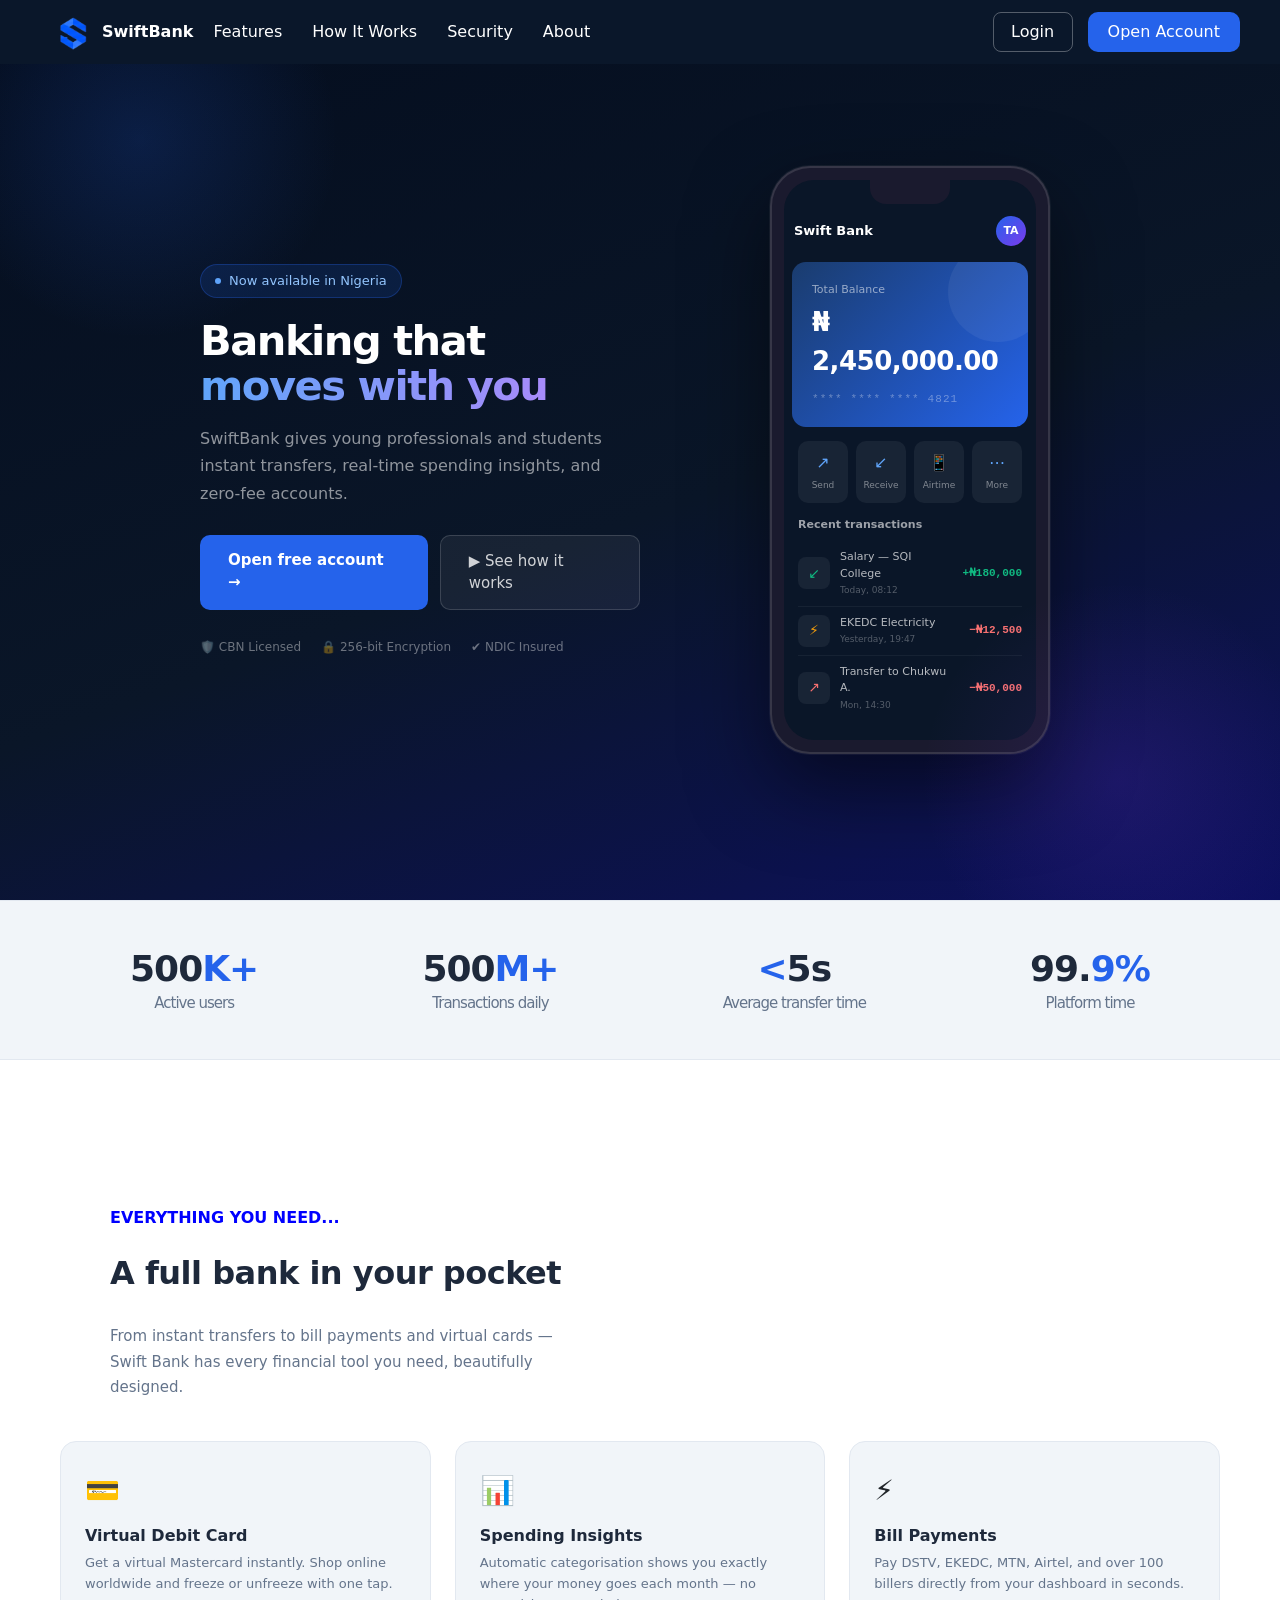
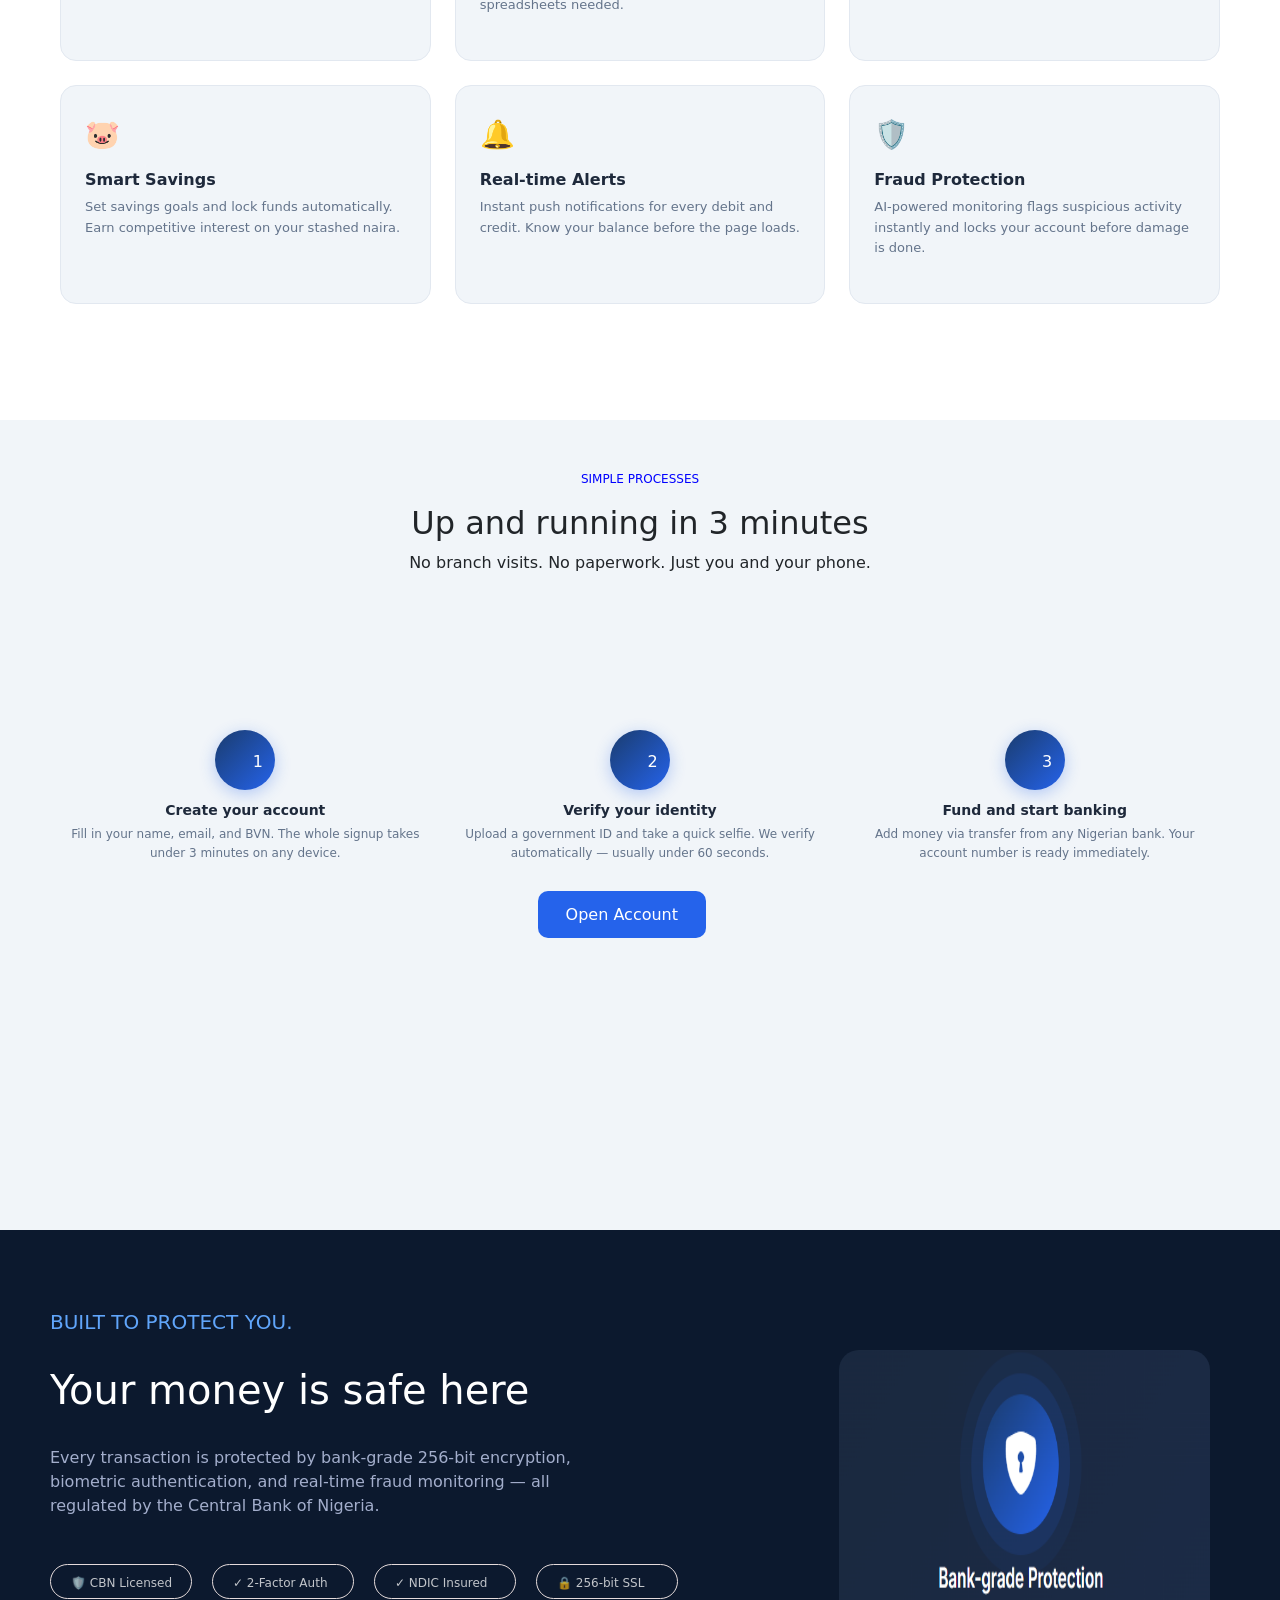
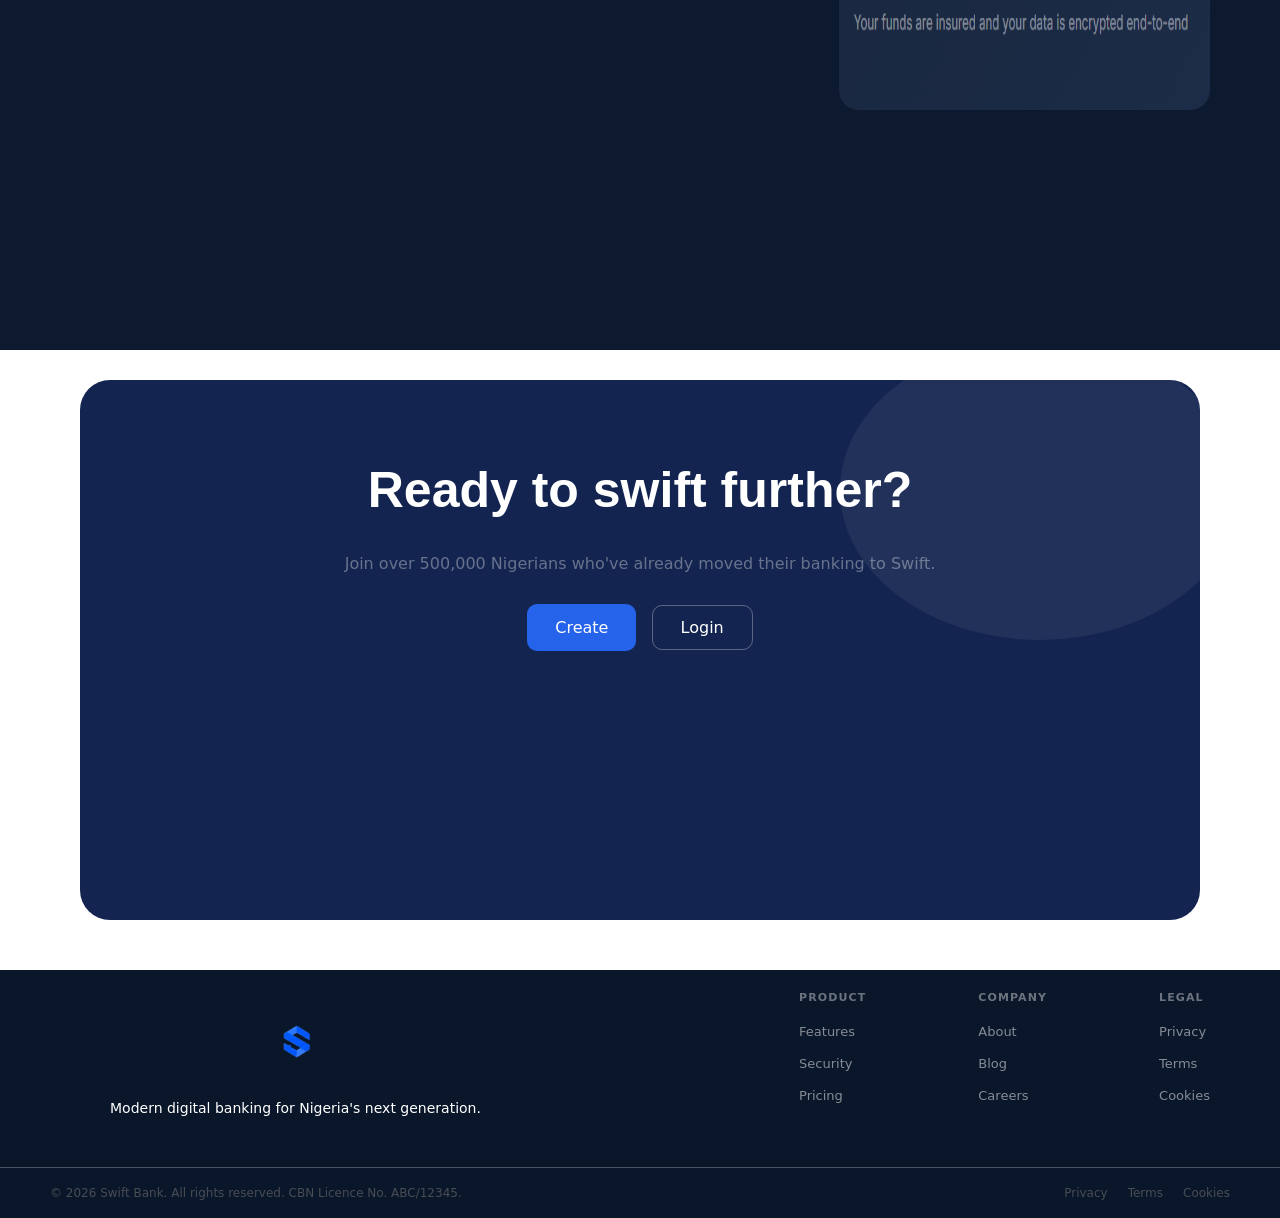
<file: index.html>
<!doctype html>
<html lang="en">
  <head>
    <meta charset="UTF-8" />
    <meta name="viewport" content="width=device-width, initial-scale=1.0" />
    <title>Document</title>
    <link rel="stylesheet" href="./CSS/index.css" />
    <link
      href="https://cdn.jsdelivr.net/npm/bootstrap@5.3.8/dist/css/bootstrap.min.css"
      rel="stylesheet"
      integrity="sha384-sRIl4kxILFvY47J16cr9ZwB07vP4J8+LH7qKQnuqkuIAvNWLzeN8tE5YBujZqJLB"
      crossorigin="anonymous"
    />
  </head>
  <body>
    <nav class="nav-head">
      <a class="nav-head2" href="#home">
        <img src="./Assets/swiftlogo.png" alt="SwiftBank logo" />
        <span class="name">SwiftBank</span>
      </a>

      <div class="nav-menu" id="navMenu">
        <ul class="list-head">
          <li class="list"><a href="#features">Features</a></li>
          <li class="list"><a href="#how">How It Works</a></li>
          <li class="list"><a href="#security">Security</a></li>
          <li class="list"><a href="#">About</a></li>
        </ul>

        <div class="navgin">
          <a class="semii-navgin" id="login" href="sign-in.html">Login</a>
          <a class="semi-navgin" href="sign-up.html">Open Account</a>
        </div>
      </div>

      <button
        class="hamburger"
        id="hamburgerBtn"
        aria-label="Toggle menu"
        aria-expanded="false"
        aria-controls="navMenu"
      >☰</button>
</nav>

    <!-- SECTION 1 -->
    <section class="hero" id="home">
      <div class="hero-inner">
        <div class="hero-left">
          <div class="hero-left1">
            <span class="dot"></span> Now available in Nigeria
          </div>
          <h1>Banking that <span class="highlight">moves with you</span></h1>
          <p>
            SwiftBank gives young professionals and students instant transfers,
            real-time spending insights, and zero-fee accounts.
          </p>
          <div class="hero-btns">
            <a href="sign-up.html" class="btn-primary-hero"
              >Open free account →</a
            >
            <a href="#how" class="btn-outline-hero">▶ See how it works</a>
          </div>
          <div class="hero-trust">
            <span>🛡 CBN Licensed</span>
            <span>🔒 256-bit Encryption</span>
            <span>✔ NDIC Insured</span>
          </div>
        </div>

        <div class="hero-right">
          <div class="phone-frame">
            <div class="phone-screen">
              <div class="phone-notch"></div>

              <div class="dp-header">
                <span class="dp-logo">Swift Bank</span>
                <div class="dp-avatar">TA</div>
              </div>

              <div class="dp-balance">
                <div class="dp-bal-label">Total Balance</div>
                <div class="dp-bal-amount">₦ 2,450,000.00</div>
                <div class="dp-bal-acct">**** **** **** 4821</div>
              </div>

              <div class="dash-content">
                <div class="dp-actions">
                  <div class="dp-action">
                    <span class="dp-action-icon">↗</span>
                    <span>Send</span>
                  </div>
                  <div class="dp-action">
                    <span class="dp-action-icon">↙</span>
                    <span>Receive</span>
                  </div>
                  <div class="dp-action">
                    <span class="dp-action-icon">📱</span>
                    <span>Airtime</span>
                  </div>
                  <div class="dp-action">
                    <span class="dp-action-icon">⋯</span>
                    <span>More</span>
                  </div>
                </div>

                <div class="dp-txn-title">Recent transactions</div>

                <div class="dp-txn">
                  <div class="dp-txn-icon green">↙</div>
                  <div class="dp-txn-info">
                    <div class="dp-txn-name">Salary — SQI College</div>
                    <div class="dp-txn-date">Today, 08:12</div>
                  </div>
                  <div class="dp-txn-amt green">+₦180,000</div>
                </div>

                <div class="dp-txn">
                  <div class="dp-txn-icon gold">⚡</div>
                  <div class="dp-txn-info">
                    <div class="dp-txn-name">EKEDC Electricity</div>
                    <div class="dp-txn-date">Yesterday, 19:47</div>
                  </div>
                  <div class="dp-txn-amt red">−₦12,500</div>
                </div>

                <div class="dp-txn">
                  <div class="dp-txn-icon red">↗</div>
                  <div class="dp-txn-info">
                    <div class="dp-txn-name">Transfer to Chukwu A.</div>
                    <div class="dp-txn-date">Mon, 14:30</div>
                  </div>
                  <div class="dp-txn-amt red">−₦50,000</div>
                </div>
              </div>
            </div>
          </div>
        </div>
      </div>
    </section>

    <!-- SECTION 2 -->
    <section class="container1">
      <div>
        500<span class="cont1a">K+</span> <br />
        <small class="how">Active users</small>
      </div>
      <div>
        500<span class="cont1a">M+</span> <br />
        <small class="how">Transactions daily</small>
      </div>
      <div>
        <span class="cont1a"><</span>5s <br />
        <small class="how">Average transfer time</small>
      </div>
      <div>
        99.<span class="cont1a">9%</span> <br />
        <small class="how">Platform time</small>
      </div>
    </section>

    <!-- SECTION 3 -->
    <section id="features" class="container3">
      <div class="container3a">
        <b style="color: blue">EVERYTHING YOU NEED...</b>
        <br /><br />
        <h1>A full bank in your pocket</h1>
        <br />
        <p>
          From instant transfers to bill payments and virtual cards — Swift Bank
          has every financial tool you need, beautifully designed.
        </p>
      </div>
      <br />

      <div class="container3b">
        <div class="container3bb">
          <span class="feat-icon">💳</span>
          <h3>Virtual Debit Card</h3>
          <p>
            Get a virtual Mastercard instantly. Shop online worldwide and freeze
            or unfreeze with one tap.
          </p>
        </div>
        <div class="container3bb">
          <span class="feat-icon">📊</span>
          <h3>Spending Insights</h3>
          <p>
            Automatic categorisation shows you exactly where your money goes
            each month — no spreadsheets needed.
          </p>
        </div>
        <div class="container3bb">
          <span class="feat-icon">⚡</span>
          <h3>Bill Payments</h3>
          <p>
            Pay DSTV, EKEDC, MTN, Airtel, and over 100 billers directly from
            your dashboard in seconds.
          </p>
        </div>
      </div>
      <br />
      <div class="container3b">
        <div class="container3bb">
          <span class="feat-icon">🐷</span>
          <h3>Smart Savings</h3>
          <p>
            Set savings goals and lock funds automatically. Earn competitive
            interest on your stashed naira.
          </p>
        </div>
        <div class="container3bb">
          <span class="feat-icon">🔔</span>
          <h3>Real-time Alerts</h3>
          <p>
            Instant push notifications for every debit and credit. Know your
            balance before the page loads.
          </p>
        </div>
        <div class="container3bb">
          <span class="feat-icon">🛡️</span>
          <h3>Fraud Protection</h3>
          <p>
            AI-powered monitoring flags suspicious activity instantly and locks
            your account before damage is done.
          </p>
        </div>
      </div>
    </section>

    <!-- Section 4 -->
    <section id="how" class="container4">
      <div class="container4-a">
        <p class="smp">SIMPLE PROCESSES</p>
        <h2>Up and running in 3 minutes</h2>
        <p>No branch visits. No paperwork. Just you and your phone.</p>
      </div>

      <div class="steps-wrap">
        <div class="step-item">
          <div class="one"><p>1</p></div>
          <h3>Create your account</h3>
          <small
            >Fill in your name, email, and BVN. The whole signup takes under 3
            minutes on any device.</small
          >
        </div>
        <div class="step-item">
          <div class="one"><p>2</p></div>
          <h3>Verify your identity</h3>
          <small
            >Upload a government ID and take a quick selfie. We verify
            automatically — usually under 60 seconds.</small
          >
        </div>
        <div class="step-item">
          <div class="one"><p>3</p></div>
          <h3>Fund and start banking</h3>
          <small
            >Add money via transfer from any Nigerian bank. Your account number
            is ready immediately.</small
          >
        </div>
      </div>

      <a href="sign-up.html" class="cnt4">Open Account</a>
    </section>

    <!-- Section 5 -->
    <section id="security" class="container5">
      <div class="cont5a1">
        <h5 style="color: #60a5fa">BUILT TO PROTECT YOU.</h5>
        <br />
        <h1 style="font-size: 40px">Your money is safe here</h1>
        <br />
        <p>
          Every transaction is protected by bank-grade 256-bit encryption,
          biometric authentication, and real-time fraud monitoring — all
          regulated by the Central Bank of Nigeria.
        </p>
        <div class="cont5a">
          <div class="cont5b">
            <small>🛡 CBN Licensed</small>
          </div>
          <div class="cont5b">
            <small>✓ 2-Factor Auth</small>
          </div>
          <div class="cont5b">
            <small>✓ NDIC Insured</small>
          </div>
          <div class="cont5b">
            <small>🔒 256-bit SSL</small>
          </div>
        </div>
      </div>
      <div class="cont5a2">
        <img src="./Assets/secure.png" alt="" />
      </div>
    </section>

    <!-- Section6     -->
    <section class="container6">
      <div class="cont6a">
        <h1>Ready to swift further?</h1>
        <br />
        <p>
          Join over 500,000 Nigerians who've already moved their banking to
          Swift.
        </p>
      </div>
      <br />
      <div class="ctan">
        <a href="sign-up.html" class="create">Create</a>
        <a href="sign-in.html" class="log">Login</a>
      </div>
    </section>

    <!-- FOOT -->
    <footer>
      <div class="foot1">
        <div class="foot1a">
          <img src="./Assets/swiftlogo.png" alt="" />
          <!-- <span class="name">SwiftBank</span> -->
           <br>
          <small>Modern digital banking for Nigeria's next generation.</small>
        </div>
        <div class="footlink">
          <ul class="semi-footlink">
            <p>PRODUCT</p>
            <li><a class="link" href="">Features</a></li>
            <li><a class="link" href="">Security</a></li>
            <li><a class="link" href="">Pricing</a></li>
          </ul>
          <ul class="semi-footlink">
            <p>COMPANY</p>
            <li><a class="link" href="">About</a></li>
            <li><a class="link" href="">Blog</a></li>
            <li><a class="link" href="">Careers</a></li>
          </ul>
          <ul class="semi-footlink">
            <p>LEGAL</p>
            <li><a class="link" href="">Privacy</a></li>
            <li><a class="link" href="">Terms</a></li>
            <li><a class="link" href="">Cookies</a></li>
          </ul>
        </div>
      </div>
  
      <hr />
      <div class="foot2">
        <p>© 2026 Swift Bank. All rights reserved. CBN Licence No. ABC/12345.</p>
        <ul>
          <li><a class="oo" href="">Privacy</a></li>
          <li><a class="oo" href="">Terms</a></li>
          <li><a class="oo" href="">Cookies</a></li>
        </ul>
      </div>
    </footer>

    <script>
      const hamburgerBtn = document.getElementById("hamburgerBtn");
      const navHead = document.querySelector(".nav-head");

      hamburgerBtn.addEventListener("click", () => {
        navHead.classList.toggle("menu-open");
      });
    </script>
  </body>
</html>
</file>
<file: CSS/index.css>
* {
  margin: 0;
  padding: 0;
  box-sizing: border-box;
}
.nav-head {
  background-color: #0a172a;
  color: white;
  display: flex;
  align-items: center;
  height: 64px;
  position: fixed;
  top: 0;
  left: 0;
  right: 0;
  z-index: 1000;
}
.nav-head1 {
  display: flex;
  justify-content: center;
  align-items: center;
  gap: 20px;
  margin-left: 50px;
}
.nav-head2 {
  display: flex;
  align-items: center;
  gap: 8px;
}
.nav-head2 img {
  width: 44px;
  height: 44px;
  object-fit: contain;
}
.name {
  color: white;
  font-size: 16px;
  font-weight: 700;
}
.list-head {
  list-style: none;
  display: flex;
  gap: 30px;
}
.list a {
  text-decoration: none;
  color: white;
}
.list a:hover {
  color: rgba(255, 255, 255, 0.8);
  background: rgba(255, 255, 255, 0.07);
  padding: 6px 12px;
  border-radius: 8px;
}
.navgin {
  margin-left: auto;
  margin-right: 40px;
  display: flex;
  gap: 10px;
}
.semii-navgin {
  width: 80px;
  height: 40px;
  background: transparent;
  color: white;
  border: 1px solid rgba(255, 255, 255, 0.3);
  border-radius: 8px;
  cursor: pointer;
  text-decoration: none;
  padding: 5px 20px;
}
.semi-navgin {
  padding: 0 20px;
  width: auto;
  height: 40px;
  background-color: #2563eb;
  border: none;
  border-radius: 10px;
  color: white;
  margin-left: 5px;
  text-decoration: none;
  padding: 8px 20px;
}
.hamburger {
  display: none;
}
@media (max-width: 768px) {
  .hamburger {
    display: block;
    margin: auto;
    border: none;
    font-size: 24px;
    cursor: pointer;
    padding: 4px;
  }
}

.hero {
  background: linear-gradient(160deg, #040d1e 0%, #0a1628 55%, #0d1060 100%);
  min-height: 100vh;
  display: flex;
  align-items: center;
  position: relative;
  overflow: hidden;
  padding-top: 80px;
  padding-bottom: 60px;
}
.hero::before {
  content: "";
  position: absolute;
  top: -60px;
  left: -60px;
  width: 400px;
  height: 400px;
  background: radial-gradient(
    circle,
    rgba(37, 99, 235, 0.18) 0%,
    transparent 70%
  );
  border-radius: 50%;
  pointer-events: none;
}
.hero::after {
  content: "";
  position: absolute;
  bottom: -80px;
  right: -40px;
  width: 400px;
  height: 400px;
  background: radial-gradient(
    circle,
    rgba(124, 58, 237, 0.15) 0%,
    transparent 70%
  );
  border-radius: 50%;
  pointer-events: none;
}
.hero-inner {
  max-width: 1200px;
  margin: 0 auto;
  padding: 60px 32px;
  display: flex;
  align-items: center;
  gap: 100px;
}
.hero-left {
  flex: 1;
}
.hero-right {
  flex: 0 0 340px;
}
.hero h1 {
  font-size: 2.6rem;
  font-weight: 800;
  color: white;
  line-height: 1.1;
  letter-spacing: -1.5px;
  margin-bottom: 16px;
  max-width: 500px;
}
.hero-left1 {
  display: inline-flex;
  align-items: center;
  gap: 8px;
  background: rgba(37, 99, 235, 0.15);
  border: 1px solid rgba(37, 99, 235, 0.3);
  color: #93c5fd;
  font-size: 13px;
  padding: 6px 14px;
  border-radius: 40px;
  margin-bottom: 20px;
}
.dot {
  width: 6px;
  height: 6px;
  background: #60a5fa;
  border-radius: 50%;
  display: inline-block;
}
.highlight {
  background: linear-gradient(90deg, #60a5fa, #a78bfa);
  -webkit-background-clip: text;
  -webkit-text-fill-color: transparent;
  background-clip: text;
}

.hero p {
  color: rgba(255, 255, 255, 0.55);
  font-size: 16px;
  line-height: 1.7;
  max-width: 460px;
  margin-bottom: 28px;
}
.hero-btns {
  display: flex;
  gap: 12px;
  margin-bottom: 28px;
}
.btn-primary-hero {
  background: #2563eb;
  color: white;
  font-weight: 600;
  font-size: 15px;
  padding: 14px 28px;
  border-radius: 10px;
  text-decoration: none;
  transition: background 0.2s;
}
.btn-primary-hero:hover {
  background: #1d4ed8;
}
.btn-outline-hero {
  background: rgba(255, 255, 255, 0.06);
  border: 1px solid rgba(255, 255, 255, 0.15);
  color: rgba(255, 255, 255, 0.8);
  font-size: 15px;
  padding: 14px 28px;
  border-radius: 10px;
  text-decoration: none;
}
.hero-trust {
  display: flex;
  gap: 20px;
  flex-wrap: wrap;
}
.hero-trust span {
  font-size: 12px;
  color: rgba(255, 255, 255, 0.4);
}
.hero-right {
  overflow: visible;
  display: flex;
  align-items: center;
  justify-content: center;
}
.phone-frame {
  width: 280px;
  max-height: none;
  background: #1a1a2e;
  border-radius: 40px;
  padding: 12px;
  border: 2px solid rgba(255, 255, 255, 0.12);
  box-shadow:
    0 0 0 1px rgba(255, 255, 255, 0.05),
    0 32px 80px rgba(0, 0, 0, 0.5);
  position: relative;
}
.phone-screen {
  background: #0a1628;
  border-radius: 30px;
  overflow: hidden;
  min-height: 400px;
  position: relative;
}
.phone-notch {
  width: 80px;
  height: 24px;
  background: #1a1a2e;
  border-radius: 0 0 16px 16px;
  margin: 0 auto 12px;
}
.dash-content {
  padding: 0 14px 20px;
}
.dp-header {
  display: flex;
  justify-content: space-between;
  align-items: center;
  margin-bottom: 16px;
}
.dp-logo {
  font-size: 13px;
  font-weight: 700;
  color: white;
  padding-left: 10px;
}
.dp-avatar {
  width: 30px;
  height: 30px;
  border-radius: 50%;
  background: linear-gradient(135deg, #2563eb, #7c3aed);
  display: flex;
  align-items: center;
  justify-content: center;
  font-size: 11px;
  font-weight: 600;
  color: white;
  margin-right: 10px;
}
.dp-balance {
  background: linear-gradient(135deg, #1a3c6e 0%, #2563eb 100%);
  border-radius: 14px;
  padding: 20px;
  margin: 0 8px 14px 8px;
  position: relative;
  overflow: hidden;
}
.dp-balance::after {
  content: "";
  position: absolute;
  top: -20px;
  right: -20px;
  width: 100px;
  height: 100px;
  border-radius: 50%;
  background: rgba(255, 255, 255, 0.06);
}
.dp-bal-label {
  font-size: 11px;
  color: rgba(255, 255, 255, 0.55);
  margin-bottom: 4px;
}
.dp-bal-amount {
  font-size: 26px;
  font-weight: 700;
  color: white;
  letter-spacing: -0.5px;
}
.dp-bal-acct {
  font-size: 11px;
  color: rgba(255, 255, 255, 0.35);
  margin-top: 10px;
  font-family: monospace;
  letter-spacing: 0.1em;
}
.dp-actions {
  display: grid;
  grid-template-columns: repeat(4, 1fr);
  gap: 8px;
  margin-bottom: 14px;
}
.dp-action {
  background: rgba(255, 255, 255, 0.06);
  border-radius: 10px;
  padding: 10px 6px;
  text-align: center;
  display: flex;
  flex-direction: column;
  align-items: center;
  gap: 4px;
}
.dp-action-icon {
  font-size: 16px;
  color: #60a5fa;
  display: block;
}
.dp-action span:last-child {
  font-size: 9px;
  color: rgba(255, 255, 255, 0.45);
}
.dp-txn-title {
  font-size: 11px;
  font-weight: 600;
  color: rgba(255, 255, 255, 0.6);
  margin-bottom: 8px;
}
.dp-txn {
  display: flex;
  align-items: center;
  gap: 10px;
  padding: 8px 0;
  border-bottom: 1px solid rgba(255, 255, 255, 0.05);
}
.dp-txn:last-child {
  border-bottom: none;
}
.dp-txn-icon {
  width: 32px;
  height: 32px;
  border-radius: 8px;
  background: rgba(255, 255, 255, 0.06);
  display: flex;
  align-items: center;
  justify-content: center;
  font-size: 14px;
  flex-shrink: 0;
}
.dp-txn-icon.green {
  color: #10b981;
}
.dp-txn-icon.red {
  color: #f87171;
}
.dp-txn-icon.gold {
  color: #f59e0b;
}
.dp-txn-info {
  flex: 1;
}
.dp-txn-name {
  font-size: 11px;
  color: rgba(255, 255, 255, 0.7);
}
.dp-txn-date {
  font-size: 9px;
  color: rgba(255, 255, 255, 0.3);
  margin-top: 2px;
}
.dp-txn-amt {
  font-size: 11px;
  font-weight: 600;
  font-family: monospace;
  flex-shrink: 0;
}
.dp-txn-amt.green {
  color: #10b981;
}
.dp-txn-amt.red {
  color: #f87171;
}

.container1 {
  display: flex;
  justify-content: space-around;
  align-items: center;
  text-align: center;
  background: #f1f5f9;
  border-top: 1px solid #e2e8f0;
  border-bottom: 1px solid #e2e8f0;
  padding: 48px 24px;
  flex-wrap: wrap;
  gap: 24px;
  padding: 48px 60px;
}
.container1 div {
  font-size: 36px;
  font-weight: 800;
  color: #1e293b;
  letter-spacing: -1px;
  line-height: 1.1;
}
.cont1a {
  color: #2563eb;
}
.how {
  display: block;
  font-size: 15px;
  font-weight: 400;
  color: #64748b;
  margin-top: 6px;
}

.container3 {
  height: auto;
}
.container3a {
  margin-top: 50px;
  margin-left: 50px;
}
.container3a p {
  width: 42%;
}
.container3 {
  padding: 96px 60px;
  background: white;
}
.container3a h1 {
  font-size: 32px;
  font-weight: 800;
  color: #1e293b;
  letter-spacing: -0.5px;
  max-width: 500px;
}
.container3a p {
  font-size: 15px;
  color: #64748b;
  max-width: 500px;
  line-height: 1.7;
}
.container3b {
  display: grid;
  grid-template-columns: repeat(3, 1fr);
  gap: 24px;
}

.container3bb {
  background: #f1f5f9;
  border: 1px solid #e2e8f0;
  border-radius: 16px;
  padding: 28px 24px;
  transition: all 0.25s;
  position: relative;
  overflow: hidden;
}

.container3bb:hover {
  transform: translateY(-4px);
  box-shadow: 0 8px 32px rgba(37, 99, 235, 0.15);
  border-color: transparent;
  background: white;
}
.feat-icon {
  font-size: 28px;
  display: block;
  margin-bottom: 14px;
}
.container3bb h3 {
  font-size: 16px;
  font-weight: 600;
  color: #1e293b;
  margin-bottom: 8px;
}
.container3bb p {
  font-size: 13px;
  color: #64748b;
  line-height: 1.6;
}
@media (max-width: 768px) {
  .container3b {
    grid-template-columns: 1fr;
  }
  .container3bb:hover {
    transform: translateY(-3px);
    box-shadow: 0 8px 32px rgba(37, 99, 235, 0.15);
    border-color: transparent;
    border: 2px solid blue;
    background: white;
  }
}

.container4 {
  height: 90vh;
  background-color: #f1f5f9;
  margin-top: 10px;
}
.container4-a {
  height: 30vh;
  margin-top: 20px;
  text-align: center;
}
.smp {
  padding-top: 50px;
  color: blue;
  font-size: 12px;
}
.one {
  width: 60px;
  height: 60px;
  border-radius: 50%;
  background: linear-gradient(135deg, #1a3c6e, #2563eb);
  box-shadow: 0 4px 16px rgba(37, 99, 235, 0.3);
}
.steps-wrap {
  display: flex;
  justify-content: space-evenly;
  align-items: flex-start;
  padding: 40px 60px;
  gap: 24px;
}
.step-item {
  display: flex;
  flex-direction: column;
  align-items: center;
  text-align: center;
  flex: 1;
}
.step-item h3 {
  font-size: 14px;
  font-weight: 600;
  color: #1e293b;
  margin: 12px 0 6px;
}
.step-item small {
  font-size: 12px;
  color: #64748b;
  line-height: 1.6;
}
@media (max-width: 768px) {
  .steps-wrap {
    flex-direction: column;
    align-items: center;
    padding: 24px 20px;
    gap: 32px;
  }

  .step-item {
    width: 100%;
    max-width: 320px;
  }
}
.one p {
  padding: 20px 0 0 25px;
  color: white;
}
.cnt4 {
  margin: 50px 0 0 42%;
  width: 25%;
  height: 40px;
  border-radius: 10px;
  background-color: #2563eb;
  color: white;
  border: none;
  text-decoration: none;
  padding: 14px 28px;
}

.container5 {
  height: 80vh;
  background-color: #0c192e;
  color: white;
  display: flex;
}
.cont5a1 {
  padding: 80px 0 0 50px;
}
.cont5a1 p {
  width: 70%;
  color: #a3aecc;
}
.cont5a {
  display: flex;
  gap: 20px;
  padding-top: 30px;
  color: rgb(122, 120, 120);
}
.cont5b {
  width: 18%;
  height: 35px;
  border-radius: 20px;
  border: 1px solid rgb(229, 219, 219);
  padding: 5px 0 0 20px;
}
.cont5b small {
  color: rgba(255, 255, 255, 0.75);
  font-size: 12px;
}
.cont5a2 {
  width: 50%;
  height: 40vh;
  margin: 120px 70px 0 0;
}
.cont5a2 img {
  width: 100%;
  height: 40vh;
  border-radius: 20px;
  cursor: cell;
}

.container6 {
  height: 60vh;
  background-color: #132450;
  color: white;
  margin: 30px 80px 50px 80px;
  border-radius: 30px;
  text-align: center;
  position: relative;
  overflow: hidden;
}
.container6::after {
  content: "";
  position: absolute;
  top: -40px;
  right: -40px;
  width: 400px;
  height: 300px;
  border-radius: 50%;
  background: rgba(255, 255, 255, 0.06);
}
.cont6a h1 {
  padding-top: 80px;
  font-weight: 800;
  font-size: 50px;
  font-family: "Inter", sans-serif;
}
.cont6a p {
  text-align: center;
  color: #68728d;
}
.create {
  width: 200px;
  height: 40px;
  border-radius: 10px;
  border: none;
  background-color: #2563eb;
  color: white;
  text-decoration: none;
  padding: 14px 28px;
}
.log {
  width: 90px;
  height: 40px;
  background-color: transparent;
  color: white;
  border: 1px solid rgba(255, 255, 255, 0.3);
  border-radius: 10px;
  margin-left: 10px;
  padding: 12px 28px;
  cursor: pointer;
  text-decoration: none;
}

footer {
  background-color: #0a172a;
  color: white;
}
.foot1 {
  margin: 0 70px 0 50px;
  display: flex;
  justify-content: space-between;
  align-items: center;
}
.foot1 > div:first-child {
  display: flex;
  flex-direction: column;
  gap: 6px;
}
.foot1a {
  display: flex;
  align-items: center;
  gap: 10px;
  padding: 48px 60px 32px;
}
.foot1a img {
  width: 44px;
  height: 44px;
  object-fit: contain;
}
.foot-tagline {
  font-size: 12px;
}
.footlink {
  display: flex;
  gap: 80px;
  align-items: center;
}
.semi-footlink p {
  color: rgba(255, 255, 255, 0.4);
  font-size: 11px;
  font-weight: 600;
  letter-spacing: 0.1em;
  margin-bottom: 12px;
}
.semi-footlink li {
  margin-bottom: 8px;
  list-style: none;
}
.link {
  color: rgba(255, 255, 255, 0.5);
  font-size: 13px;
  text-decoration: none;
  transition: color 0.2s;
}
.link:hover {
  color: white;
}
.foot2 {
  display: flex;
  justify-content: space-between;
  align-items: center;
  padding-left: 50px;
  font-size: 12px;
}
.foot2 p {
  color: #484c54;
}
.foot2 ul {
  list-style: none;
  display: flex;
  gap: 20px;
  padding-right: 50px;
}
.oo {
  text-decoration: none;
  color: #484c54;
}

@media (max-width: 768px) {
  html,
  body {
    overflow-x: hidden;
  }

  .list-head {
    display: none;
  }

  .nav-inner,
  .nav-head1 {
    padding: 0 16px;
  }

  .hero,
  .container {
    padding: 100px 20px 60px;
  }

  .hero h1,
  .container h1 {
    font-size: 2rem;
    line-height: 1.25;
  }

  .hero p,
  .container p {
    font-size: 14px;
  }

  .hero-btns,
  .container > div:has(button) {
    flex-direction: column;
    width: 100%;
  }

  .btn-primary-hero,
  .btn-outline-hero,
  .open-acct {
    width: 100%;
    text-align: center;
    justify-content: center;
  }
}

@media (max-width: 768px) {
  .navgin {
    display: none;
  }

  .nav-head.menu-open .list-head,
  .nav-head.menu-open .navgin {
    display: flex;
  }

  .nav-head.menu-open .list-head {
    flex-direction: column;
    position: absolute;
    top: 64px;
    left: 0;
    right: 0;
    background: #0a172a;
    opacity: 0.9;
    border-top: 1px solid #1d4ed8;
    border-radius: 50px;
    padding: 20px;
    gap: 16px;
    z-index: 999;
    text-align: center;
  }

  .nav-head.menu-open .navgin {
    flex-direction: column;
    position: absolute;
    border-bottom: 1px solid #1d4ed8;
    border-radius: 50px;
    opacity: 0.9;
    top: calc(64px + 150px);
    left: 0;
    right: 0;
    background: #0a172a;
    padding: 0 20px 20px;
    gap: 10px;
    margin: 0;
    z-index: 999;
  }
}

@media (max-width: 768px) {
  .hero-inner,
  .container {
    flex-direction: column;
  }

  .hero-right,
  .phone-frame {
    width: 100%;
    max-width: 280px;
    margin: 40px auto 0;
  }

  .hero-left {
    width: 100%;
  }
}

@media (max-width: 768px) {
  .hero-right,
  .phone-frame {
    display: none;
  }
}
@media (max-width: 768px) {
  .container1 {
    display: none;
  }
}
@media (max-width: 768px) {
  .container3 {
    width: auto;
  }
  .container3a {
    margin-left: 0;
    width: 100%;
    font-size: 18px;
  }
  .container3a b {
    font-size: 16px;
  }
  .container3a p {
    width: 100%;
    font-size: 15px;
  }
}

@media (max-width: 768px) {
  .container4-a h2,
  .container4-a p {
    font-size: 14px;
  }
  .steps,
  .container4-c {
    grid-template-columns: 1fr;
    flex-direction: column;
    gap: 32px;
  }

  .container4-b {
    flex-direction: column;
    gap: 32px;
  }

  .step,
  .bibi {
    padding: 0 16px;
  }
  .cnt4 {
    width: 150px;
    margin: auto;
    margin-bottom: 10px;
    display: flex;
  }
}

@media (max-width: 768px) {
  .container4,
  .container5 {
    height: auto;
    min-height: auto;
  }

  .container5 {
    flex-direction: column;
  }
  .cont5a1 p {
    width: 80%;
  }
  .cont5b {
    display: none;
  }
  .cont5a2 {
    width: 100%;
    height: auto;
    margin: 30px 0;
  }

  .cont5a2 img {
    width: 80%;
    height: auto;
    margin-left: 30px;
  }
}

@media (max-width: 768px) {
  .container6 {
    height: auto;
    width: 90%;
    margin-left: 15px;
  }
  .cont6a h1 {
    font-size: 30px;
  }
  .cont6a p {
    padding: 0 20px 0 20px;
    font-size: 14px;
  }
  .ctan {
    display: grid;
    justify-content: center;
    align-items: center;
  }
  .create {
    width: 120px;
    margin-top: 10px;
    margin-left: 10px;
  }
  .log {
    width: 120px;
    margin-top: 10px;
    margin-bottom: 30px;
  }
}

@media (max-width: 768px) {
  footer {
    height: auto;
  }
  .foot1a {
    margin: 0;
  }
}


html {
  scroll-padding-top: 64px;
}

.nav-head2 {
  margin-left: 50px;
  text-decoration: none;
  flex-shrink: 0;
}
.nav-menu {
  display: flex;
  align-items: center;
  flex: 1;
  margin-left: 20px;
}
.nav-menu .list-head {
  margin: 0;
  padding: 0;
}
.semii-navgin,
.semi-navgin {
  display: flex;
  align-items: center;
  justify-content: center;
}

/* ---------- Mobile ---------- */
@media (max-width: 768px) {
  .nav-head {
    justify-content: space-between;
    padding: 0 16px;
  }
  .nav-head2 {
    margin-left: 0;
  }

  .hamburger {
    display: block;
    margin: 0;
    padding: 8px 12px;
    background: transparent;
    color: white;
    border: 0;
    font-size: 26px;
    line-height: 1;
    cursor: pointer;
  }

  .nav-menu {
    display: none;
    position: absolute;
    top: 64px;
    left: 0;
    right: 0;
    flex: none;
    flex-direction: column;
    align-items: stretch;
    gap: 16px;
    margin: 0;
    padding: 16px 20px 24px;
    background: #0a172a;
    border-bottom: 1px solid #1d4ed8;
    max-height: calc(100vh - 64px);
    overflow-y: auto;
  }
  .nav-head.menu-open .nav-menu {
    display: flex;
  }

  .nav-head .nav-menu .list-head,
  .nav-head .nav-menu .navgin {
    display: flex;
    position: static;
    top: auto;
    left: auto;
    right: auto;
    background: transparent;
    opacity: 1;
    border: 0;
    border-radius: 0;
    z-index: auto;
    padding: 0;
    margin: 0;
  }
  .nav-head .nav-menu .list-head {
    flex-direction: column;
    gap: 4px;
    text-align: left;
  }
  .nav-head .nav-menu .navgin {
    flex-direction: column;
    gap: 10px;
  }

  .nav-menu .list a,
  .nav-menu .list a:hover {
    display: block;
    padding: 12px 8px;
  }

  .semii-navgin,
  .semi-navgin {
    width: 100%;
    height: 44px;
    margin: 0;
  }

  /* Hero */
  .hero-inner {
    padding: 0;
    gap: 32px;
  }


  .container3 {
    padding: 48px 20px;
  }
  .container3a {
    margin: 0;
  }
  .container3b {
    gap: 16px;
  }

  .container4-a {
    height: auto;
    margin-top: 0;
    padding: 40px 20px 0;
  }
  .container4-a .smp {
    padding-top: 0;
    font-size: 12px;
  }
  .container4-a h2 {
    font-size: 1.5rem;
  }
  .container4 {
    padding-bottom: 8px;
  }
  .cnt4 {
    display: flex;
    align-items: center;
    justify-content: center;
    width: auto;
    max-width: 240px;
    height: 48px;
    margin: 24px auto 40px;
    padding: 0 28px;
  }

  .cont5a1 {
    padding: 48px 20px 0;
  }
  .cont5a1 h1 {
    font-size: 28px !important;
  }
  .cont5a1 p {
    width: 100%;
    font-size: 14px;
  }
  .cont5a {
    flex-wrap: wrap;
    gap: 10px;
    padding-top: 20px;
  }
  .cont5b {
    display: block;
    width: auto;
    height: auto;
    padding: 6px 14px;
  }
  .cont5a2 {
    width: 100%;
    height: auto;
    margin: 0;
    padding: 32px 20px 48px;
  }
  .cont5a2 img {
    display: block;
    width: 100%;
    height: auto;
    margin: 0;
    object-fit: cover;
  }

  .container6 {
    height: auto;
    width: auto;
    margin: 24px 16px 40px;
    padding: 40px 0 32px;
  }
  .cont6a h1 {
    padding-top: 0;
    font-size: 28px;
  }
  .ctan {
    display: flex;
    flex-direction: column;
    align-items: center;
    gap: 12px;
  }
  .create,
  .log {
    display: flex;
    align-items: center;
    justify-content: center;
    width: 100%;
    max-width: 240px;
    height: 48px;
    margin: 0;
    padding: 0;
  }

  footer hr {
    margin: 8px 20px 16px;
  }
  .foot1 {
    flex-direction: column;
    align-items: flex-start;
    margin: 0 20px;
  }
  .foot1a {
    align-items: flex-start;
    padding: 32px 0 16px;
  }
  .footlink {
    width: 100%;
    flex-wrap: wrap;
    justify-content: space-between;
    align-items: flex-start;
    gap: 24px;
  }
  .semi-footlink {
    margin: 0;
    padding: 0;
  }
  .link {
    color: rgba(255, 255, 255, 0.7);
  }
  .foot2 {
    flex-direction: column;
    align-items: flex-start;
    gap: 12px;
    padding: 0 20px 24px;
  }
  .foot2 p {
    margin: 0;
    font-size: 12px;
    color: #8a93a6;
  }
  .foot2 ul {
    margin: 0;
    padding: 0;
  }
  .oo {
    color: #8a93a6;
  }
}
</file>
